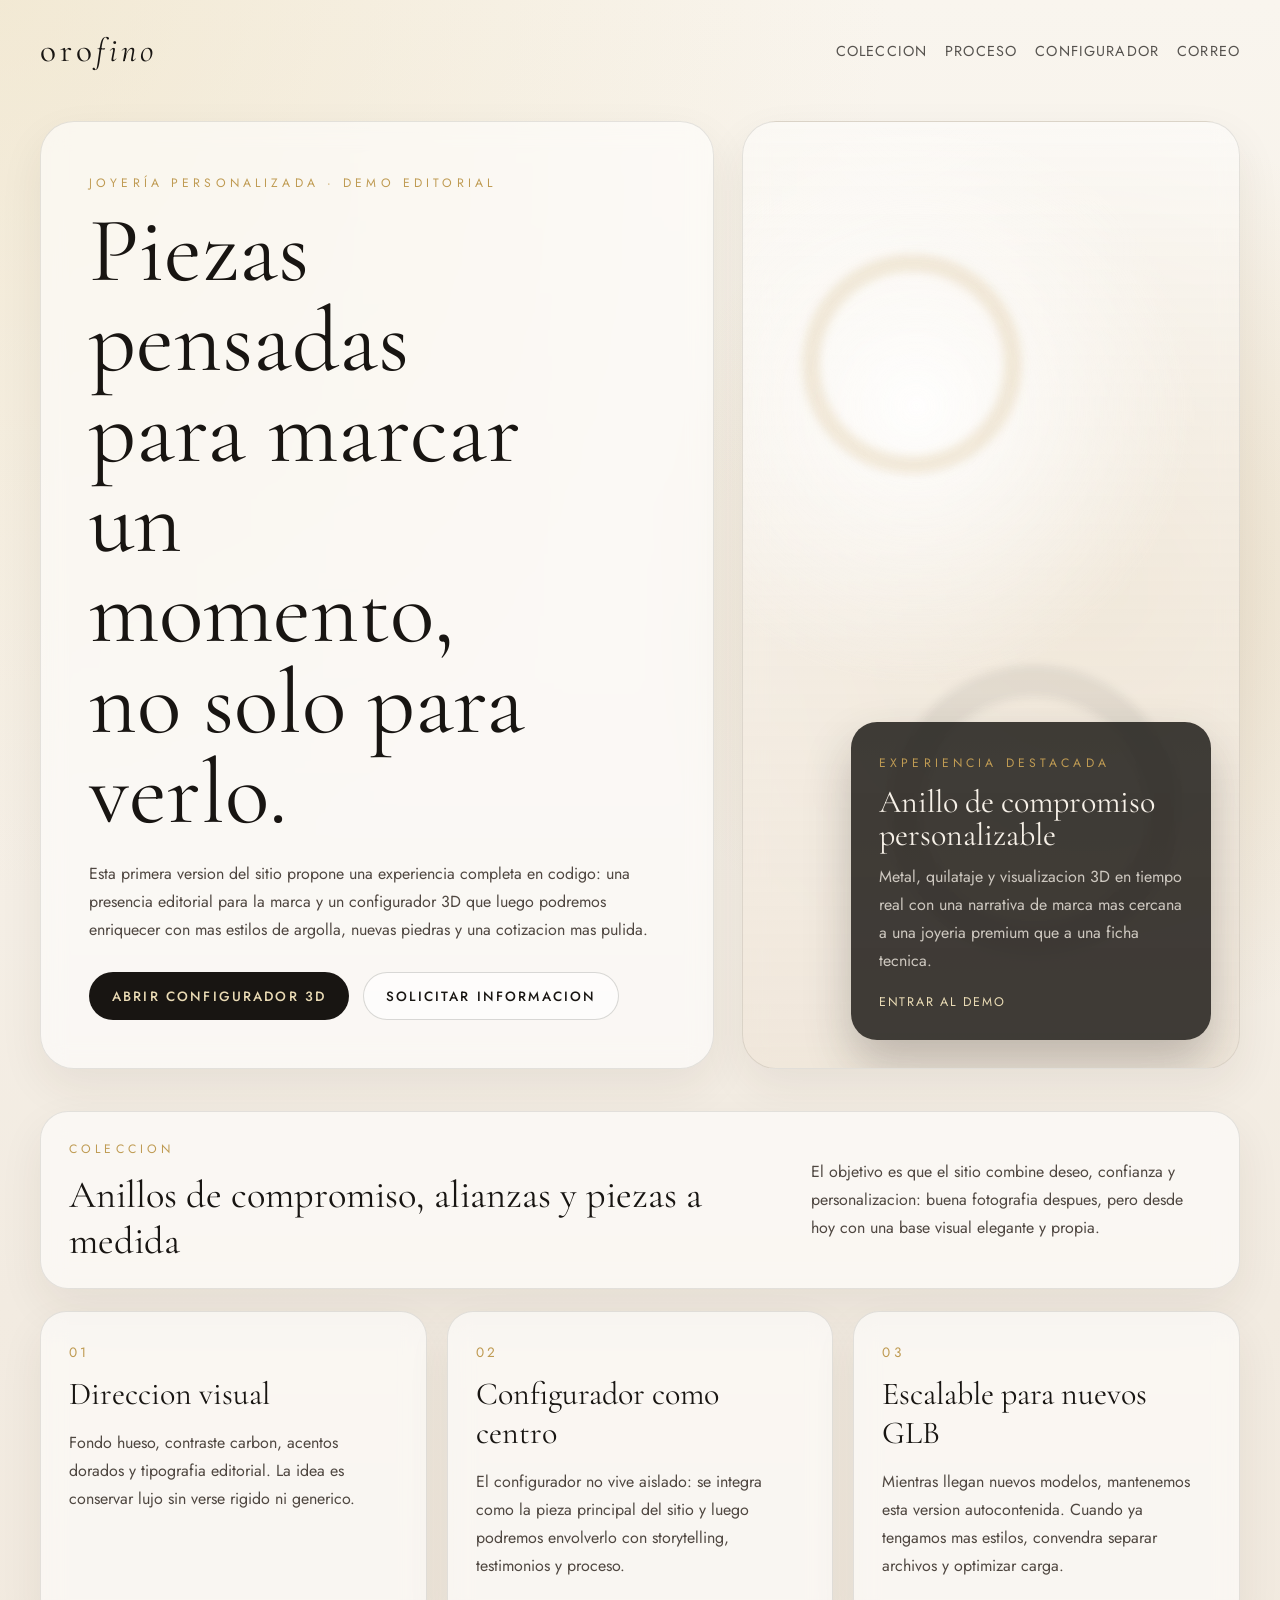
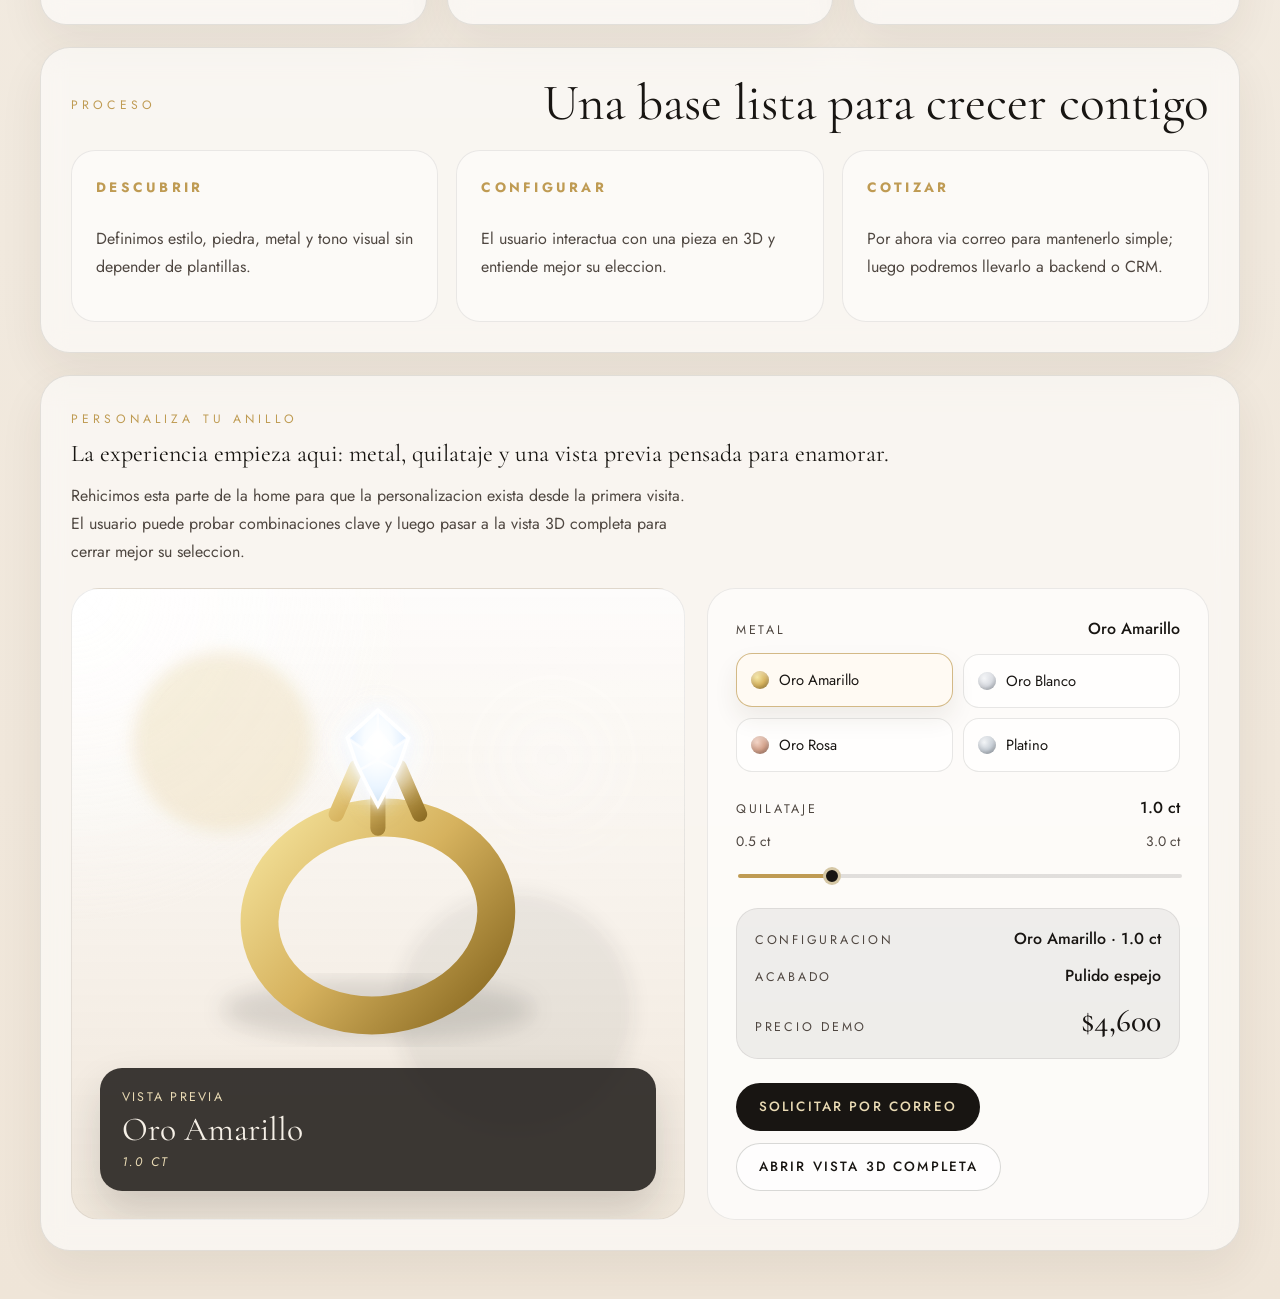
<file: index.html>
<!DOCTYPE html>
<html lang="es">
<head>
<meta charset="UTF-8">
<meta name="viewport" content="width=device-width, initial-scale=1.0">
<title>Orofino Atelier</title>
<link rel="preconnect" href="https://fonts.googleapis.com">
<link rel="preconnect" href="https://fonts.gstatic.com" crossorigin>
<link href="https://fonts.googleapis.com/css2?family=Cormorant+Garamond:wght@300;400;500;600&family=Jost:wght@300;400;500;600&display=swap" rel="stylesheet">
<link rel="stylesheet" href="./assets/css/site.css">
</head>
<body>
  <div class="site-shell">
    <header class="site-header">
      <a class="brand" href="./index.html">oro<span>fino</span></a>
      <nav class="main-nav">
        <a href="#coleccion">Coleccion</a>
        <a href="#proceso">Proceso</a>
        <a href="#configurador">Configurador</a>
        <a href="mailto:ventas@example.com">Correo</a>
      </nav>
    </header>

    <main>
      <section class="hero">
        <div class="hero-copy">
          <div class="eyebrow">Joyería personalizada · Demo editorial</div>
          <h1>Piezas pensadas para marcar un momento, no solo para verlo.</h1>
          <p>
            Esta primera version del sitio propone una experiencia completa en codigo:
            una presencia editorial para la marca y un configurador 3D que luego
            podremos enriquecer con mas estilos de argolla, nuevas piedras y una
            cotizacion mas pulida.
          </p>
          <div class="hero-actions">
            <a class="btn btn-dark" href="./configurador.html">Abrir configurador 3D</a>
            <a class="btn btn-light" href="mailto:ventas@example.com?subject=Consulta%20desde%20la%20web">Solicitar informacion</a>
          </div>
        </div>

        <div class="hero-stage">
          <div class="halo halo-one"></div>
          <div class="halo halo-two"></div>
          <div class="hero-card">
            <div class="card-label">Experiencia destacada</div>
            <div class="card-title">Anillo de compromiso personalizable</div>
            <p>
              Metal, quilataje y visualizacion 3D en tiempo real con una narrativa de
              marca mas cercana a una joyeria premium que a una ficha tecnica.
            </p>
            <a href="./configurador.html">Entrar al demo</a>
          </div>
        </div>
      </section>

      <section class="feature-band" id="coleccion">
        <div>
          <span class="band-kicker">Coleccion</span>
          <strong>Anillos de compromiso, alianzas y piezas a medida</strong>
        </div>
        <p>
          El objetivo es que el sitio combine deseo, confianza y personalizacion:
          buena fotografia despues, pero desde hoy con una base visual elegante y propia.
        </p>
      </section>

      <section class="grid-section">
        <article class="info-card">
          <span>01</span>
          <h2>Direccion visual</h2>
          <p>
            Fondo hueso, contraste carbon, acentos dorados y tipografia editorial.
            La idea es conservar lujo sin verse rigido ni generico.
          </p>
        </article>

        <article class="info-card">
          <span>02</span>
          <h2>Configurador como centro</h2>
          <p>
            El configurador no vive aislado: se integra como la pieza principal del sitio
            y luego podremos envolverlo con storytelling, testimonios y proceso.
          </p>
        </article>

        <article class="info-card">
          <span>03</span>
          <h2>Escalable para nuevos GLB</h2>
          <p>
            Mientras llegan nuevos modelos, mantenemos esta version autocontenida.
            Cuando ya tengamos mas estilos, convendra separar archivos y optimizar carga.
          </p>
        </article>
      </section>

      <section class="process" id="proceso">
        <div class="section-heading">
          <div class="eyebrow">Proceso</div>
          <h2>Una base lista para crecer contigo</h2>
        </div>

        <div class="process-list">
          <div class="process-step">
            <strong>Descubrir</strong>
            <p>Definimos estilo, piedra, metal y tono visual sin depender de plantillas.</p>
          </div>
          <div class="process-step">
            <strong>Configurar</strong>
            <p>El usuario interactua con una pieza en 3D y entiende mejor su eleccion.</p>
          </div>
          <div class="process-step">
            <strong>Cotizar</strong>
            <p>Por ahora via correo para mantenerlo simple; luego podremos llevarlo a backend o CRM.</p>
          </div>
        </div>
      </section>

      <section class="customizer-section" id="configurador">
        <div class="customizer-copy">
          <div class="eyebrow">Personaliza tu anillo</div>
          <h2>La experiencia empieza aqui: metal, quilataje y una vista previa pensada para enamorar.</h2>
          <p>
            Rehicimos esta parte de la home para que la personalizacion exista desde la
            primera visita. El usuario puede probar combinaciones clave y luego pasar a
            la vista 3D completa para cerrar mejor su seleccion.
          </p>
        </div>

        <div class="customizer-layout">
          <div class="ring-preview-stage">
            <div class="preview-glow preview-glow-one"></div>
            <div class="preview-glow preview-glow-two"></div>

            <svg class="ring-preview-art" viewBox="0 0 440 360" aria-hidden="true">
              <defs>
                <linearGradient id="metal-gradient" x1="0%" y1="0%" x2="100%" y2="100%">
                  <stop id="metal-stop-1" offset="0%" stop-color="#f4e29a"></stop>
                  <stop id="metal-stop-2" offset="48%" stop-color="#d6b25e"></stop>
                  <stop id="metal-stop-3" offset="100%" stop-color="#886820"></stop>
                </linearGradient>
                <radialGradient id="diamond-gradient" cx="50%" cy="32%" r="78%">
                  <stop offset="0%" stop-color="#ffffff"></stop>
                  <stop offset="30%" stop-color="#f8fcff"></stop>
                  <stop offset="64%" stop-color="#dcecff"></stop>
                  <stop offset="100%" stop-color="#abc4de"></stop>
                </radialGradient>
                <linearGradient id="diamond-core-gradient" x1="0%" y1="0%" x2="100%" y2="100%">
                  <stop offset="0%" stop-color="#ffffff" stop-opacity="0.98"></stop>
                  <stop offset="50%" stop-color="#dfeeff" stop-opacity="0.95"></stop>
                  <stop offset="100%" stop-color="#bcd6ef" stop-opacity="0.9"></stop>
                </linearGradient>
                <linearGradient id="diamond-left-gradient" x1="0%" y1="0%" x2="100%" y2="100%">
                  <stop offset="0%" stop-color="#ffffff" stop-opacity="0.9"></stop>
                  <stop offset="100%" stop-color="#adcee9" stop-opacity="0.62"></stop>
                </linearGradient>
                <linearGradient id="diamond-right-gradient" x1="100%" y1="0%" x2="0%" y2="100%">
                  <stop offset="0%" stop-color="#ffffff" stop-opacity="0.94"></stop>
                  <stop offset="100%" stop-color="#9fc2e2" stop-opacity="0.55"></stop>
                </linearGradient>
                <linearGradient id="diamond-bottom-gradient" x1="50%" y1="0%" x2="50%" y2="100%">
                  <stop offset="0%" stop-color="#ecf7ff" stop-opacity="0.82"></stop>
                  <stop offset="100%" stop-color="#86abcb" stop-opacity="0.72"></stop>
                </linearGradient>
                <filter id="soft-blur">
                  <feGaussianBlur stdDeviation="9"></feGaussianBlur>
                </filter>
                <filter id="diamond-glint" x="-50%" y="-50%" width="200%" height="200%">
                  <feDropShadow dx="0" dy="0" stdDeviation="3" flood-color="#ffffff" flood-opacity="0.9"></feDropShadow>
                  <feDropShadow dx="0" dy="0" stdDeviation="8" flood-color="#dcecff" flood-opacity="0.55"></feDropShadow>
                </filter>
              </defs>

              <ellipse cx="220" cy="300" rx="124" ry="24" fill="rgba(24, 21, 18, 0.12)" filter="url(#soft-blur)"></ellipse>
              <ellipse cx="220" cy="226" rx="94" ry="78" fill="none" stroke="url(#metal-gradient)" stroke-width="30" transform="rotate(-8 220 226)"></ellipse>
              <path id="ring-prongs" d="M187 145 L203 108 M220 144 L220 98 M253 145 L237 108 M220 156 L220 120" fill="none" stroke="url(#metal-gradient)" stroke-width="12" stroke-linecap="round"></path>
              <circle id="diamond-aura" cx="220" cy="92" r="54" fill="rgba(255, 255, 255, 0.24)" filter="url(#soft-blur)"></circle>
              <circle id="diamond-glow" cx="220" cy="92" r="38" fill="rgba(255, 255, 255, 0.65)" filter="url(#soft-blur)"></circle>
              <g class="diamond-shell" filter="url(#diamond-glint)">
                <polygon id="diamond-shape" points="220,52 250,84 236,124 220,150 204,124 190,84" fill="url(#diamond-gradient)" stroke="rgba(255,255,255,0.96)" stroke-width="3"></polygon>
                <polygon id="diamond-table" points="220,65 234,84 220,104 206,84" fill="url(#diamond-core-gradient)" opacity="0.95"></polygon>
                <polygon id="diamond-facet-left" points="190,84 206,84 220,114 198,116" fill="url(#diamond-left-gradient)" opacity="0.82"></polygon>
                <polygon id="diamond-facet-right" points="234,84 250,84 242,116 220,114" fill="url(#diamond-right-gradient)" opacity="0.8"></polygon>
                <polygon id="diamond-facet-bottom" points="220,104 242,116 220,150 198,116" fill="url(#diamond-bottom-gradient)" opacity="0.74"></polygon>
                <path id="diamond-facet-lines" d="M220 52 L220 150 M190 84 L250 84 M206 84 L234 84 M220 65 L220 104 M206 84 L198 116 M234 84 L242 116 M220 104 L198 116 M220 104 L242 116" fill="none" stroke="rgba(255,255,255,0.76)" stroke-width="2" stroke-linecap="round" stroke-linejoin="round"></path>
              </g>
              <g class="diamond-sparkles">
                <path id="diamond-sparkle-top" class="diamond-sparkle diamond-sparkle-top" d="M260 40 L262.2 47.8 L270 50 L262.2 52.2 L260 60 L257.8 52.2 L250 50 L257.8 47.8 Z"></path>
                <path id="diamond-sparkle-left" class="diamond-sparkle diamond-sparkle-left" d="M176 76 L177.3 80.7 L182 82 L177.3 83.3 L176 88 L174.7 83.3 L170 82 L174.7 80.7 Z"></path>
                <path id="diamond-sparkle-right" class="diamond-sparkle diamond-sparkle-right" d="M280 106 L281.5 111.5 L287 113 L281.5 114.5 L280 120 L278.5 114.5 L273 113 L278.5 111.5 Z"></path>
              </g>
            </svg>

            <div class="preview-badge">
              <span>Vista previa</span>
              <strong id="preview-metal-label">Oro Amarillo</strong>
              <em id="preview-carat-label">1.0 ct</em>
            </div>
          </div>

          <div class="customizer-panel">
            <div class="control-group">
              <div class="control-head">
                <span class="control-label">Metal</span>
                <strong id="selected-metal-label">Oro Amarillo</strong>
              </div>
              <div class="metal-selector">
                <button class="metal-pill is-active" type="button" data-metal="yellow" aria-pressed="true">
                  <span class="metal-pill-swatch swatch-yellow"></span>
                  <span>Oro Amarillo</span>
                </button>
                <button class="metal-pill" type="button" data-metal="white" aria-pressed="false">
                  <span class="metal-pill-swatch swatch-white"></span>
                  <span>Oro Blanco</span>
                </button>
                <button class="metal-pill" type="button" data-metal="rose" aria-pressed="false">
                  <span class="metal-pill-swatch swatch-rose"></span>
                  <span>Oro Rosa</span>
                </button>
                <button class="metal-pill" type="button" data-metal="platinum" aria-pressed="false">
                  <span class="metal-pill-swatch swatch-platinum"></span>
                  <span>Platino</span>
                </button>
              </div>
            </div>

            <div class="control-group">
              <div class="control-head">
                <span class="control-label">Quilataje</span>
                <strong id="selected-carat-label">1.0 ct</strong>
              </div>
              <div class="range-legend">
                <span>0.5 ct</span>
                <span>3.0 ct</span>
              </div>
              <input class="custom-range" id="hero-carat-slider" type="range" min="5" max="30" value="10">
            </div>

            <div class="summary-shell">
              <div class="summary-row">
                <span>Configuracion</span>
                <strong id="summary-config">Oro Amarillo · 1.0 ct</strong>
              </div>
              <div class="summary-row">
                <span>Acabado</span>
                <strong>Pulido espejo</strong>
              </div>
              <div class="summary-row summary-total">
                <span>Precio demo</span>
                <strong id="summary-price">$4,600</strong>
              </div>
            </div>

            <div class="customizer-actions">
              <a class="btn btn-dark" id="hero-quote-link" href="mailto:ventas@example.com">Solicitar por correo</a>
              <a class="btn btn-light" href="./configurador.html">Abrir vista 3D completa</a>
            </div>
          </div>
        </div>
      </section>
    </main>
  </div>
  <script src="./assets/js/site.js"></script>
</body>
</html>
</file>
<file: assets/css/site.css>
*,
*::before,
*::after {
  box-sizing: border-box;
}

:root {
  --paper: #f6f0e7;
  --ivory: #fbf8f3;
  --ink: #181512;
  --ink-soft: #4f4741;
  --gold: #bf9b53;
  --gold-soft: #eadbb5;
  --line: rgba(24, 21, 18, 0.1);
  --card: rgba(255, 255, 255, 0.58);
}

html {
  scroll-behavior: smooth;
}

body {
  margin: 0;
  min-height: 100vh;
  background:
    radial-gradient(circle at top left, rgba(234, 219, 181, 0.45), transparent 28%),
    radial-gradient(circle at 85% 20%, rgba(191, 155, 83, 0.22), transparent 18%),
    linear-gradient(180deg, #f9f5ee 0%, #f2ebe1 45%, #efe5d8 100%);
  color: var(--ink);
  font-family: 'Jost', sans-serif;
}

a {
  color: inherit;
  text-decoration: none;
}

.site-shell {
  width: min(1200px, calc(100% - 32px));
  margin: 0 auto;
  padding: 24px 0 48px;
}

.site-header {
  display: flex;
  align-items: center;
  justify-content: space-between;
  gap: 24px;
  padding: 6px 0 28px;
}

.brand {
  font-family: 'Cormorant Garamond', serif;
  font-size: clamp(1.7rem, 2.6vw, 2.5rem);
  letter-spacing: 0.12em;
  text-transform: lowercase;
}

.brand span {
  font-style: italic;
}

.main-nav {
  display: flex;
  flex-wrap: wrap;
  justify-content: flex-end;
  gap: 18px;
  font-size: 0.9rem;
  letter-spacing: 0.08em;
  text-transform: uppercase;
}

.main-nav a {
  color: rgba(24, 21, 18, 0.72);
}

.hero {
  display: grid;
  grid-template-columns: minmax(0, 1.15fr) minmax(320px, 0.85fr);
  gap: 28px;
  align-items: stretch;
  padding: 22px 0 34px;
}

.hero-copy,
.hero-stage,
.feature-band,
.info-card,
.process,
.customizer-section {
  border: 1px solid var(--line);
  background: var(--card);
  backdrop-filter: blur(12px);
  box-shadow: 0 18px 45px rgba(61, 47, 31, 0.07);
}

.hero-copy {
  padding: 48px;
  border-radius: 34px;
}

.eyebrow,
.band-kicker,
.card-label {
  display: inline-block;
  margin-bottom: 14px;
  color: var(--gold);
  font-size: 0.76rem;
  letter-spacing: 0.34em;
  text-transform: uppercase;
}

.hero-copy h1,
.section-heading h2,
.customizer-copy h2 {
  margin: 0;
  font-family: 'Cormorant Garamond', serif;
  font-weight: 400;
  line-height: 0.98;
}

.hero-copy h1 {
  max-width: 10ch;
  font-size: clamp(3.2rem, 7.2vw, 6.4rem);
}

.hero-copy p,
.hero-card p,
.feature-band p,
.info-card p,
.process-step p,
.customizer-copy p {
  color: var(--ink-soft);
  line-height: 1.75;
}

.hero-copy p {
  max-width: 58ch;
  margin: 22px 0 0;
  font-size: 1rem;
}

.hero-actions {
  display: flex;
  flex-wrap: wrap;
  gap: 14px;
  margin-top: 28px;
}

.btn {
  display: inline-flex;
  align-items: center;
  justify-content: center;
  min-height: 48px;
  padding: 0 22px;
  border-radius: 999px;
  border: 1px solid transparent;
  font-size: 0.84rem;
  font-weight: 500;
  letter-spacing: 0.16em;
  text-transform: uppercase;
  transition: transform 160ms ease, background 160ms ease, color 160ms ease, border-color 160ms ease;
}

.btn:hover {
  transform: translateY(-1px);
}

.btn-dark {
  background: var(--ink);
  color: var(--gold-soft);
}

.btn-light {
  border-color: rgba(24, 21, 18, 0.16);
  background: rgba(255, 255, 255, 0.62);
}

.hero-stage {
  position: relative;
  overflow: hidden;
  border-radius: 34px;
  min-height: 520px;
  padding: 28px;
  background:
    radial-gradient(circle at 35% 30%, rgba(255, 255, 255, 0.92), rgba(255, 255, 255, 0) 38%),
    linear-gradient(180deg, rgba(255, 255, 255, 0.48), rgba(239, 229, 216, 0.74));
}

.halo {
  position: absolute;
  border-radius: 50%;
  filter: blur(4px);
}

.halo-one {
  inset: 14% auto auto 12%;
  width: 220px;
  height: 220px;
  border: 18px solid rgba(191, 155, 83, 0.18);
}

.halo-two {
  right: 12%;
  bottom: 12%;
  width: 290px;
  height: 290px;
  border: 32px solid rgba(24, 21, 18, 0.07);
}

.hero-card {
  position: absolute;
  right: 28px;
  bottom: 28px;
  width: min(360px, calc(100% - 56px));
  padding: 28px;
  border-radius: 26px;
  background: rgba(24, 21, 18, 0.82);
  color: var(--paper);
  box-shadow: 0 24px 48px rgba(24, 21, 18, 0.24);
}

.hero-card .card-title {
  margin: 0 0 12px;
  font-family: 'Cormorant Garamond', serif;
  font-size: 2rem;
  line-height: 1.02;
}

.hero-card p {
  margin: 0;
  color: rgba(246, 240, 231, 0.78);
}

.hero-card a {
  display: inline-flex;
  margin-top: 18px;
  color: var(--gold-soft);
  letter-spacing: 0.14em;
  text-transform: uppercase;
  font-size: 0.78rem;
}

.feature-band {
  display: grid;
  grid-template-columns: 1fr minmax(260px, 400px);
  gap: 18px;
  align-items: center;
  margin-top: 8px;
  padding: 24px 28px;
  border-radius: 28px;
}

.feature-band strong {
  display: block;
  font-family: 'Cormorant Garamond', serif;
  font-size: clamp(1.8rem, 3vw, 2.8rem);
  font-weight: 400;
}

.feature-band p {
  margin: 0;
}

.grid-section {
  display: grid;
  grid-template-columns: repeat(3, minmax(0, 1fr));
  gap: 20px;
  margin-top: 22px;
}

.info-card {
  padding: 28px;
  border-radius: 26px;
}

.info-card span,
.process-step strong {
  display: inline-block;
  margin-bottom: 12px;
  font-size: 0.85rem;
  letter-spacing: 0.24em;
  text-transform: uppercase;
  color: var(--gold);
}

.info-card h2 {
  margin: 0 0 12px;
  font-family: 'Cormorant Garamond', serif;
  font-size: 2rem;
  font-weight: 400;
}

.process {
  margin-top: 22px;
  padding: 30px;
  border-radius: 30px;
}

.section-heading {
  display: flex;
  align-items: end;
  justify-content: space-between;
  gap: 18px;
}

.section-heading h2,
.promo-copy h2 {
  font-size: clamp(2.3rem, 4vw, 4rem);
}

.process-list {
  display: grid;
  grid-template-columns: repeat(3, minmax(0, 1fr));
  gap: 18px;
  margin-top: 22px;
}

.process-step {
  padding: 24px;
  border-radius: 24px;
  background: rgba(255, 255, 255, 0.44);
  border: 1px solid rgba(24, 21, 18, 0.08);
}

.customizer-section {
  margin-top: 22px;
  padding: 30px;
  border-radius: 30px;
}

.customizer-copy p {
  max-width: 62ch;
}

.customizer-layout {
  display: grid;
  grid-template-columns: minmax(0, 1.1fr) minmax(320px, 0.9fr);
  gap: 22px;
  align-items: stretch;
  margin-top: 22px;
}

.ring-preview-stage {
  position: relative;
  isolation: isolate;
  overflow: hidden;
  min-height: 470px;
  padding: 28px;
  border-radius: 28px;
  border: 1px solid rgba(24, 21, 18, 0.08);
  background:
    radial-gradient(circle at top left, rgba(255, 255, 255, 0.92), transparent 38%),
    linear-gradient(180deg, rgba(255, 255, 255, 0.7), rgba(239, 229, 216, 0.85));
}

.ring-preview-stage::after {
  content: '';
  position: absolute;
  top: 12%;
  right: 6%;
  width: 190px;
  height: 190px;
  border-radius: 50%;
  background: radial-gradient(circle, rgba(255, 255, 255, 0.34), rgba(255, 255, 255, 0) 68%);
  filter: blur(28px);
  opacity: 0.68;
  pointer-events: none;
}

.preview-glow {
  position: absolute;
  border-radius: 50%;
  filter: blur(8px);
}

.preview-glow-one {
  inset: 10% auto auto 10%;
  width: 180px;
  height: 180px;
  background: rgba(234, 219, 181, 0.45);
}

.preview-glow-two {
  right: 8%;
  bottom: 14%;
  width: 240px;
  height: 240px;
  background: rgba(24, 21, 18, 0.06);
}

.ring-preview-art {
  position: relative;
  z-index: 1;
  display: block;
  width: 100%;
  max-width: 560px;
  margin: 10px auto 0;
  transform: translateY(4px);
}

#diamond-aura {
  opacity: 0.56;
}

#diamond-glow {
  opacity: 0.76;
}

.diamond-shell {
  transform-origin: 220px 110px;
  animation: diamond-float 6.8s ease-in-out infinite;
}

#diamond-table,
#diamond-facet-left,
#diamond-facet-right,
#diamond-facet-bottom {
  mix-blend-mode: screen;
}

#diamond-facet-lines {
  opacity: 0.9;
}

.diamond-sparkle {
  fill: rgba(255, 255, 255, 0.96);
  opacity: 0;
  transform-box: fill-box;
  transform-origin: center;
  animation: sparkle-pulse 5.2s ease-in-out infinite;
}

.diamond-sparkle-left {
  animation-delay: 0.9s;
}

.diamond-sparkle-right {
  animation-delay: 1.8s;
}

@keyframes diamond-float {
  0%,
  100% {
    transform: translateY(0) scale(1);
  }

  50% {
    transform: translateY(-6px) scale(1.01);
  }
}

@keyframes sparkle-pulse {
  0%,
  18%,
  100% {
    opacity: 0;
    transform: scale(0.82) rotate(0deg);
  }

  8% {
    opacity: 0.98;
    transform: scale(1.08) rotate(10deg);
  }

  12% {
    opacity: 0.52;
    transform: scale(0.92) rotate(-6deg);
  }
}

.preview-badge {
  position: absolute;
  left: 28px;
  right: 28px;
  bottom: 28px;
  display: flex;
  flex-direction: column;
  gap: 6px;
  padding: 20px 22px;
  border-radius: 22px;
  background: rgba(24, 21, 18, 0.84);
  color: var(--paper);
  box-shadow: 0 20px 40px rgba(24, 21, 18, 0.16);
}

.preview-badge span,
.preview-badge em {
  font-size: 0.78rem;
  letter-spacing: 0.18em;
  text-transform: uppercase;
  color: var(--gold-soft);
}

.preview-badge strong {
  font-family: 'Cormorant Garamond', serif;
  font-size: 2.1rem;
  font-weight: 400;
  line-height: 1.05;
}

.customizer-panel {
  padding: 28px;
  border-radius: 28px;
  border: 1px solid rgba(24, 21, 18, 0.08);
  background: rgba(255, 255, 255, 0.56);
}

.control-group + .control-group,
.summary-shell,
.customizer-actions {
  margin-top: 24px;
}

.control-head,
.summary-row {
  display: flex;
  align-items: baseline;
  justify-content: space-between;
  gap: 12px;
}

.control-label,
.summary-row span {
  font-size: 0.78rem;
  letter-spacing: 0.22em;
  text-transform: uppercase;
  color: var(--ink-soft);
}

.control-head strong,
.summary-row strong {
  font-weight: 500;
}

.metal-selector {
  display: grid;
  grid-template-columns: repeat(2, minmax(0, 1fr));
  gap: 10px;
  margin-top: 14px;
}

.metal-pill {
  display: flex;
  align-items: center;
  gap: 10px;
  min-height: 54px;
  padding: 0 14px;
  border: 1px solid rgba(24, 21, 18, 0.1);
  border-radius: 16px;
  background: rgba(255, 255, 255, 0.7);
  color: var(--ink);
  font-family: 'Jost', sans-serif;
  font-size: 0.92rem;
  cursor: pointer;
  transition: border-color 160ms ease, background 160ms ease, transform 160ms ease, box-shadow 160ms ease;
}

.metal-pill:hover,
.metal-pill.is-active {
  transform: translateY(-1px);
  border-color: rgba(191, 155, 83, 0.68);
  background: rgba(255, 250, 242, 0.9);
  box-shadow: 0 12px 24px rgba(61, 47, 31, 0.08);
}

.metal-pill-swatch {
  width: 18px;
  height: 18px;
  border-radius: 50%;
  flex: 0 0 18px;
  box-shadow: inset 0 -2px 4px rgba(0, 0, 0, 0.12), inset 0 2px 4px rgba(255, 255, 255, 0.45);
}

.swatch-yellow {
  background: radial-gradient(circle at 35% 35%, #f5e7a5, #d6b25e, #886820);
}

.swatch-white {
  background: radial-gradient(circle at 35% 35%, #f5f6f8, #d8dbe1, #8e949d);
}

.swatch-rose {
  background: radial-gradient(circle at 35% 35%, #f2d3c5, #d2a089, #875c4c);
}

.swatch-platinum {
  background: radial-gradient(circle at 35% 35%, #f3f5f7, #c7ced6, #7e858d);
}

.range-legend {
  display: flex;
  justify-content: space-between;
  margin: 12px 0 10px;
  color: var(--ink-soft);
  font-size: 0.86rem;
}

.custom-range {
  -webkit-appearance: none;
  width: 100%;
  height: 4px;
  border-radius: 999px;
  background: linear-gradient(to right, #bf9b53 20%, rgba(24, 21, 18, 0.12) 20%);
  outline: none;
}

.custom-range::-webkit-slider-thumb {
  -webkit-appearance: none;
  width: 18px;
  height: 18px;
  border-radius: 50%;
  background: var(--ink);
  border: 3px solid rgba(234, 219, 181, 0.9);
  cursor: pointer;
}

.summary-shell {
  padding: 18px;
  border-radius: 22px;
  background: rgba(24, 21, 18, 0.06);
  border: 1px solid rgba(24, 21, 18, 0.08);
}

.summary-row + .summary-row {
  margin-top: 14px;
}

.summary-total strong {
  font-family: 'Cormorant Garamond', serif;
  font-size: 2rem;
  font-weight: 500;
}

.customizer-actions {
  display: flex;
  flex-wrap: wrap;
  gap: 12px;
}

@media (max-width: 980px) {
  .site-shell {
    width: min(100% - 24px, 1200px);
  }

  .site-header,
  .feature-band,
  .hero,
  .grid-section,
  .process-list,
  .customizer-layout {
    grid-template-columns: 1fr;
  }

  .site-header {
    display: grid;
    justify-content: stretch;
  }

  .main-nav {
    justify-content: flex-start;
  }

  .hero-copy,
  .hero-stage,
  .process,
  .customizer-section {
    padding: 24px;
  }

  .hero-stage {
    min-height: 420px;
  }

  .ring-preview-stage {
    min-height: 420px;
  }
}

@media (max-width: 640px) {
  .site-shell {
    width: min(100% - 18px, 1200px);
    padding-top: 18px;
  }

  .hero-copy h1,
  .section-heading h2,
  .customizer-copy h2 {
    line-height: 1.02;
  }

  .hero-card {
    position: relative;
    right: auto;
    bottom: auto;
    width: 100%;
    margin-top: 160px;
  }

  .metal-selector {
    grid-template-columns: 1fr;
  }

  .preview-badge {
    left: 18px;
    right: 18px;
    bottom: 18px;
  }
}

@media (prefers-reduced-motion: reduce) {
  .diamond-shell,
  .diamond-sparkle {
    animation: none;
  }

  .diamond-sparkle {
    opacity: 0.45;
  }
}
</file>
